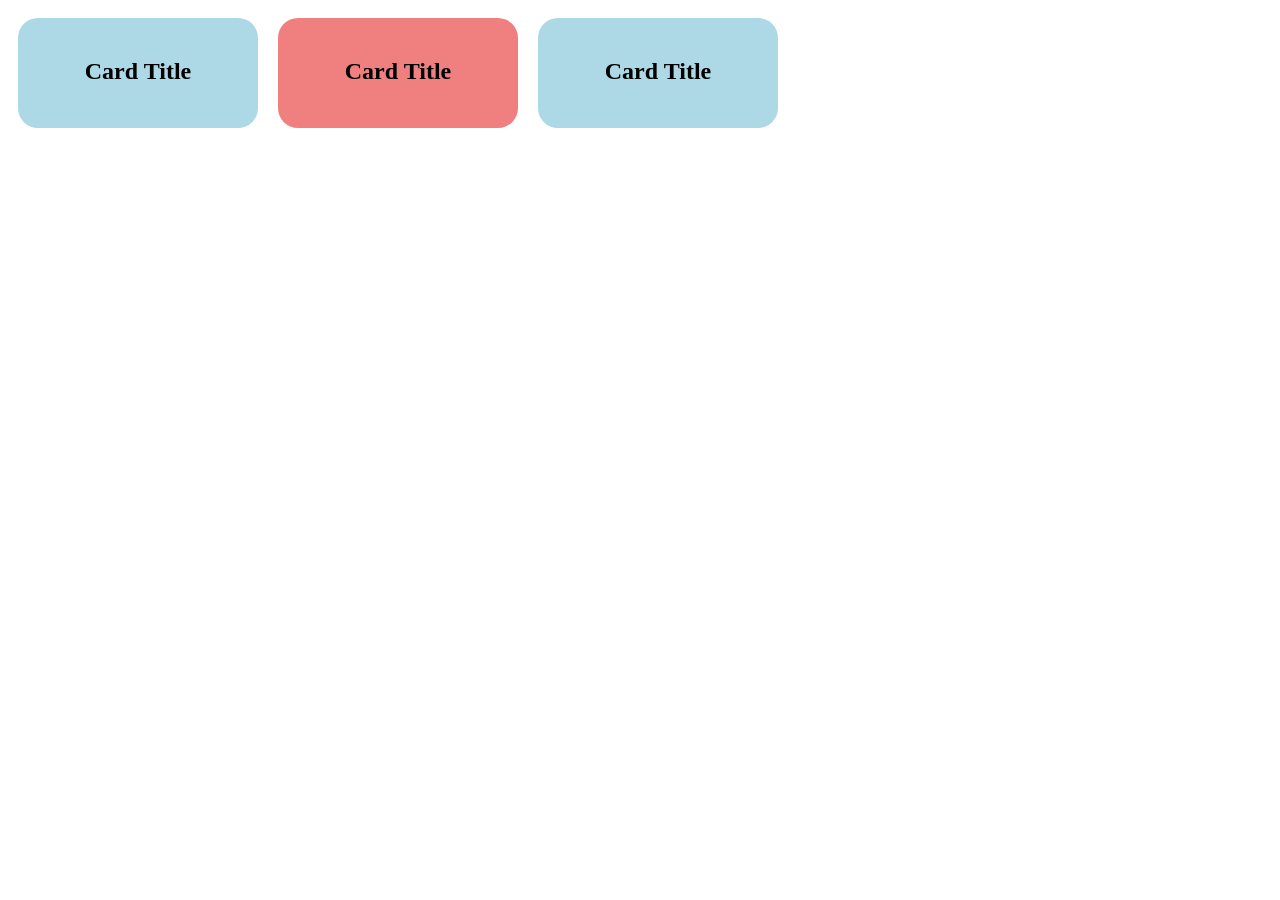
<file: 3 - id e class/index.html>
<!DOCTYPE html>
<html lang="en">
<head>
    <meta charset="UTF-8">
    <meta name="viewport" content="width=device-width, initial-scale=1.0">
    <link rel="stylesheet" href="style.css">
    <title>Document</title>
</head>
<body>
    
    <div id="lista">
        <div class="card">
            <h2>Card Title</h2>
        </div>
        <div class="card" id="destaque">
            <h2>Card Title</h2>
        </div>
        <div class="card">
            <h2>Card Title</h2>
        </div>
    </div>

</body>
</html>
</file>
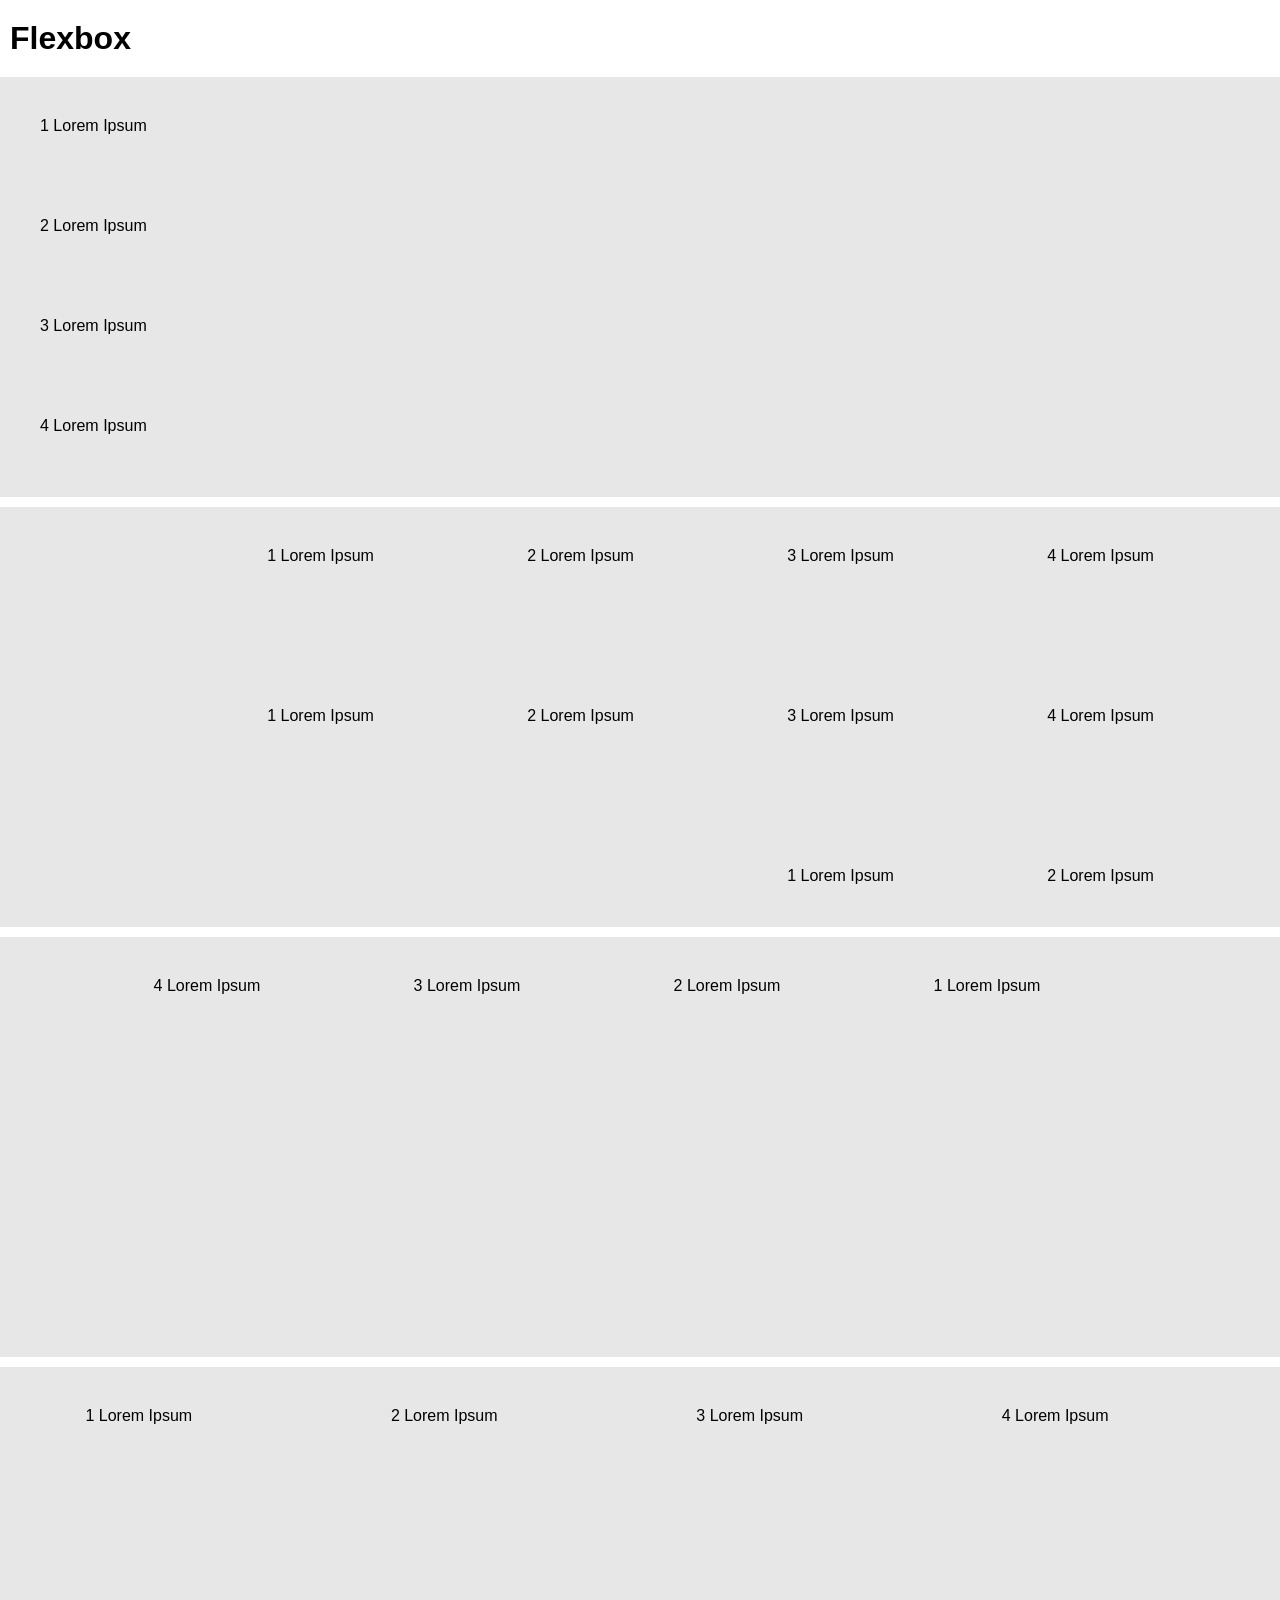
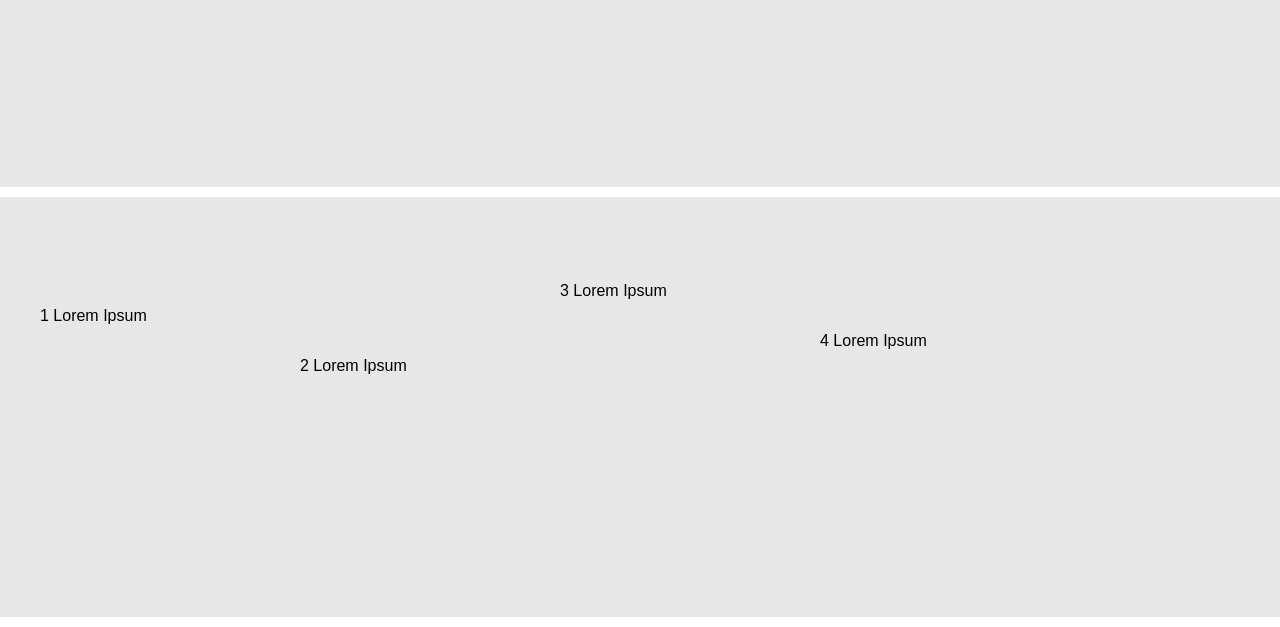
<file: 4 - flexbox/index.html>
<!DOCTYPE html>
<html lang="pt-br">
<head>
    <meta charset="UTF-8">
    <meta name="viewport" content="width=device-width, initial-scale=1.0">
    <link rel="stylesheet" href="./css/style.css">
    <link rel="stylesheet" href="./css/flex.css">
    <title>Flexbox</title>
</head>
<body>
    
    <h1>Flexbox</h1>

    <div id="modelo-1" class="container">
        <div class="box box-1">1 Lorem Ipsum</div>
        <div class="box box-2">2 Lorem Ipsum</div>
        <div class="box box-3">3 Lorem Ipsum</div>
        <div class="box box-4">4 Lorem Ipsum</div>
    </div>

    <div id="modelo-2" class="container">
        <div class="box box-1">1 Lorem Ipsum</div>
        <div class="box box-2">2 Lorem Ipsum</div>
        <div class="box box-3">3 Lorem Ipsum</div>
        <div class="box box-4">4 Lorem Ipsum</div>
        <div class="box box-1">1 Lorem Ipsum</div>
        <div class="box box-2">2 Lorem Ipsum</div>
        <div class="box box-3">3 Lorem Ipsum</div>
        <div class="box box-4">4 Lorem Ipsum</div>
        <div class="box box-1">1 Lorem Ipsum</div>
        <div class="box box-2">2 Lorem Ipsum</div>
    </div>

    <div id="modelo-3" class="container">
        <div class="box box-1">1 Lorem Ipsum</div>
        <div class="box box-2">2 Lorem Ipsum</div>
        <div class="box box-3">3 Lorem Ipsum</div>
        <div class="box box-4">4 Lorem Ipsum</div>
    </div>

    <div id="modelo-4" class="container">
        <div class="box box-1">1 Lorem Ipsum</div>
        <div class="box box-2">2 Lorem Ipsum</div>
        <div class="box box-3">3 Lorem Ipsum</div>
        <div class="box box-4">4 Lorem Ipsum</div>
    </div>

    <div id="modelo-5" class="container">
        <div style="height: 200px" class="box box-1">1 Lorem Ipsum</div>
        <div style="height: 100px" class="box box-2">2 Lorem Ipsum</div>
        <div style="height: 250px" class="box box-3">3 Lorem Ipsum</div>
        <div style="height: 150px" class="box box-4">4 Lorem Ipsum</div>
    </div>
</body>
</html>
</file>
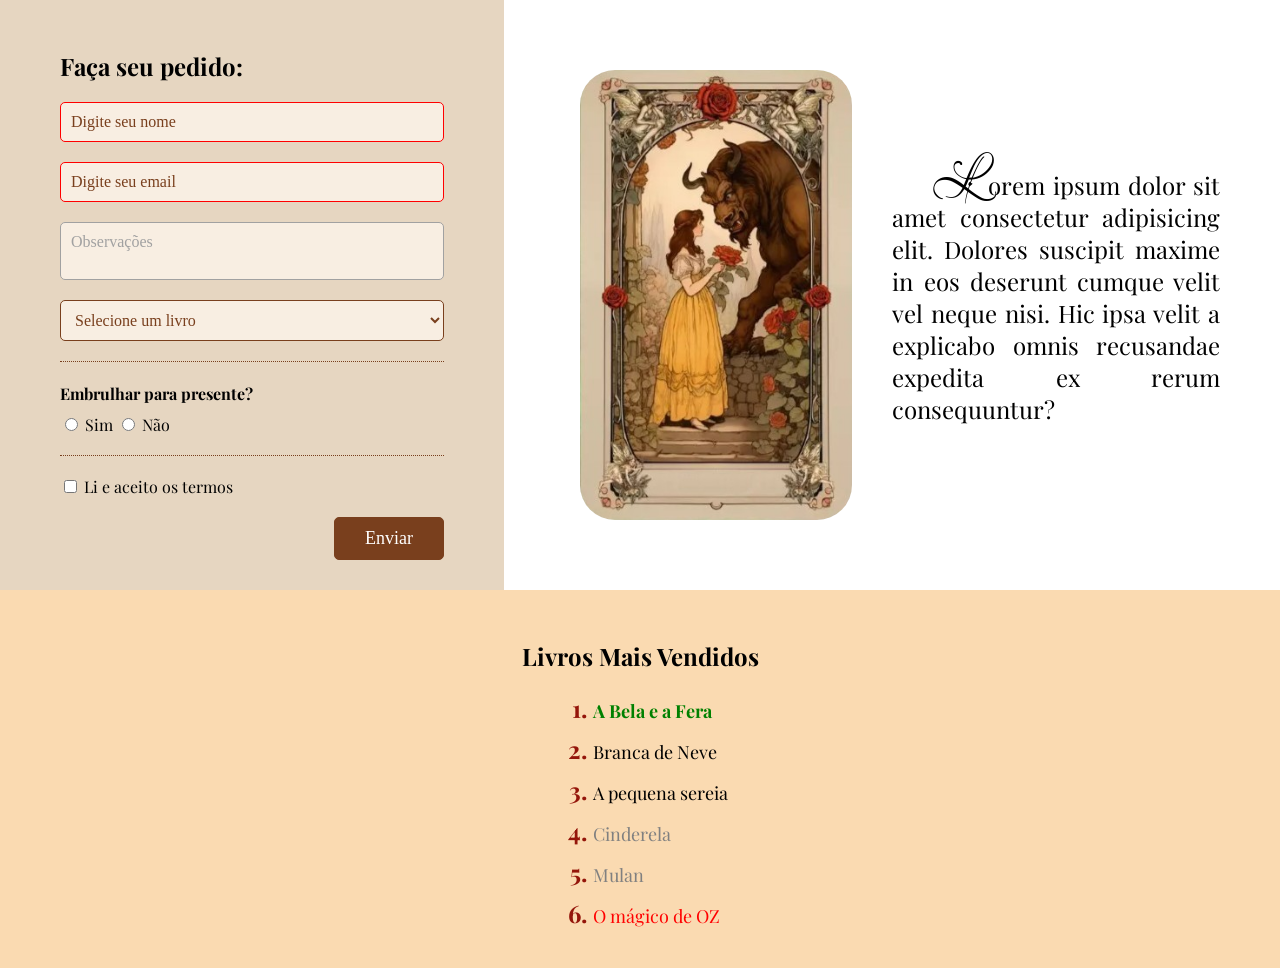
<file: 6 - pseudo classes e pseudo elementos/index.html>
<!DOCTYPE html>
<html lang="en">
<head>
    <meta charset="UTF-8">
    <meta name="viewport" content="width=device-width, initial-scale=1.0">
    <link rel="stylesheet" href="./assets/css/style.css">
    <link rel="stylesheet" href="./assets/css/pseudo.css">
    <title>Pseudo</title>
</head>
<body>
    
    <section class="livro">
        <div class="pedido">
            <h2>Faça seu pedido:</h2>

            <form action="">
                <input required type="text" placeholder="Digite seu nome">
                <input required type="email" placeholder="Digite seu email">
                <textarea disabled name="observacoes" id="observacoes" placeholder="Observações"></textarea>

                <select name="livros" id="livros">
                    <option value="" disabled selected>Selecione um livro</option>
                    <option value="bela-fera">A Bela e a Fera</option>
                    <option value="branca-neve">Branca de Neve</option>
                    <option value="pequena-sereia">A pequena sereia</option>
                    <option value="cinderela">Cinderela</option>
                    <option value="mulan">Mulan</option>
                    <option value="magico-oz">O mágico de Oz</option>
                </select>

                <div class="presente">
                    <h4>Embrulhar para presente?</h4>

                    <input required type="radio" id="sim" name="presente" value="sim">
                    <label for="sim">Sim</label>

                    <input required type="radio" id="nao" name="presente" value="nao">
                    <label for="nao">Não</label>
                </div>

                <div class="termos">
                    <input required type="checkbox" id="aceito" name="termos" value="aceito">
                    <label for="aceito">Li e aceito os termos</label>
                </div>
                
                <input type="submit" value="Enviar">
            </form>
        </div>
        
        <div class="modelo">
            <img src="./assets/images/carta-bela.jpg" alt="Carta da Bela e a Fera">
            <p>Lorem ipsum dolor sit amet consectetur adipisicing elit. Dolores suscipit maxime in eos deserunt cumque velit vel neque nisi. Hic ipsa velit a explicabo omnis recusandae expedita ex rerum consequuntur?</p>
        </div>
    </section>
    
    <section class="ranking">
        <h2>Livros Mais Vendidos</h2>

        <ol>
            <li class="top3">A Bela e a Fera</li>
            <li class="top3">Branca de Neve</li>
            <li class="top3">A pequena sereia</li>
            <li>Cinderela</li>
            <li>Mulan</li>
            <li>O mágico de OZ</li>
        </ol>
    </section>

</body>
</html>
</file>
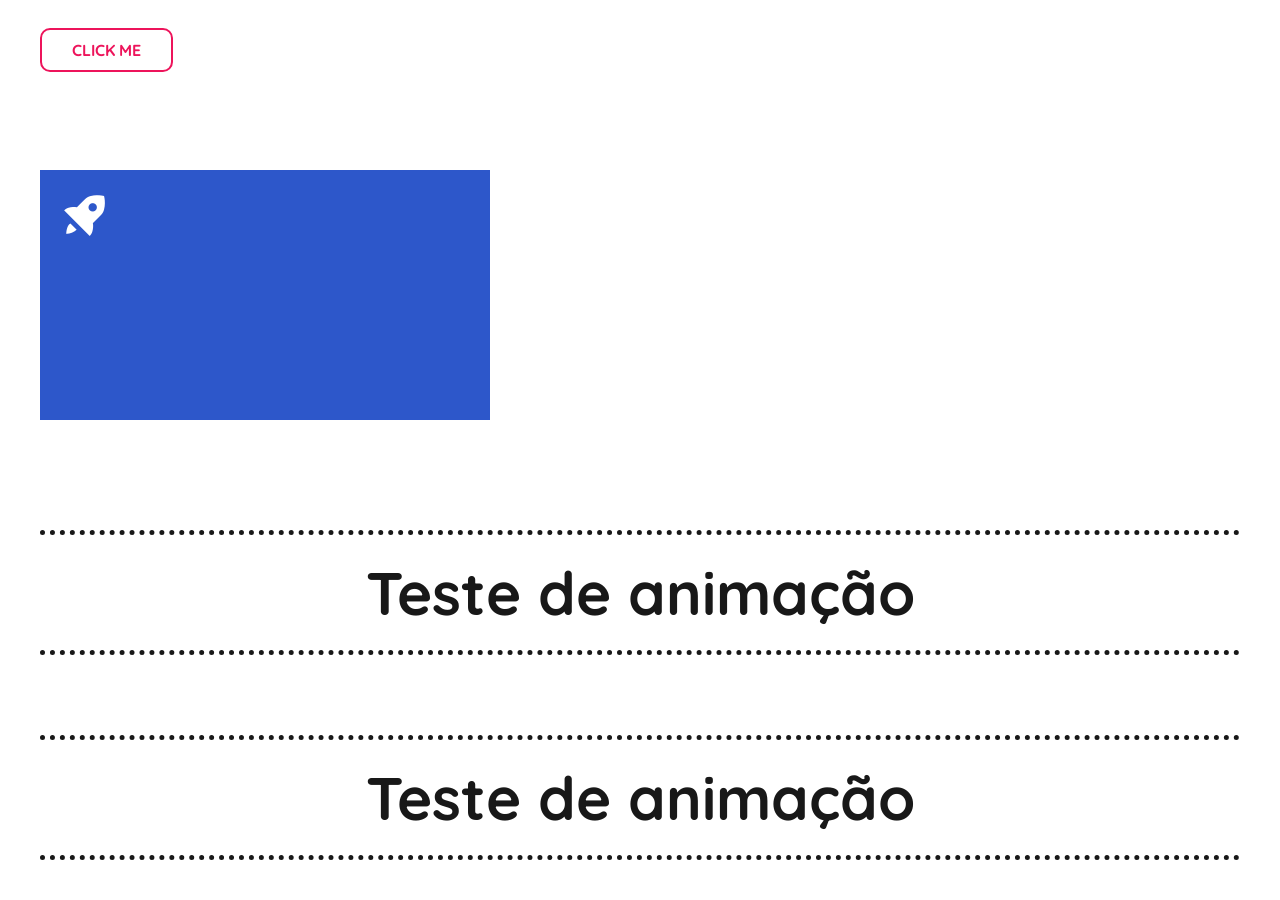
<file: 7 - transições e animações/index.html>
<!DOCTYPE html>
<html lang="pt-br">
<head>
    <meta charset="UTF-8">
    <meta name="viewport" content="width=device-width, initial-scale=1.0">
    <link rel="stylesheet" href="style.css">
    <link rel="preconnect" href="https://fonts.googleapis.com">
    <link rel="preconnect" href="https://fonts.gstatic.com" crossorigin>
    <link href="https://fonts.googleapis.com/css2?family=Quicksand:wght@500&display=swap" rel="stylesheet">
    <link href='https://unpkg.com/boxicons@2.1.4/css/boxicons.min.css' rel='stylesheet'>
    <link href="https://unpkg.com/aos@2.3.1/dist/aos.css" rel="stylesheet">
    <title>Animações</title>
</head>
<body>
    
    <div class="container">
        <a href="#" class="btn">Click me</a>
    </div>

    <div class="container">
        <div class="box">
            <i class='bx bxs-rocket'></i>
        </div>
    </div>
    
    <!-- Animate On Scroll -->
    <!-- https://michalsnik.github.io/aos/ -->
    <div class="container">
        <div class="text" data-aos="fade-up">
            Teste de animação
        </div>
    </div>
    
    <div class="container">
        <div class="text" data-aos="zoom-in">
            Teste de animação
        </div>
    </div>
    
    <script src="https://unpkg.com/aos@2.3.1/dist/aos.js"></script>
    <script>
        AOS.init();
    </script>
</body>
</html>
</file>
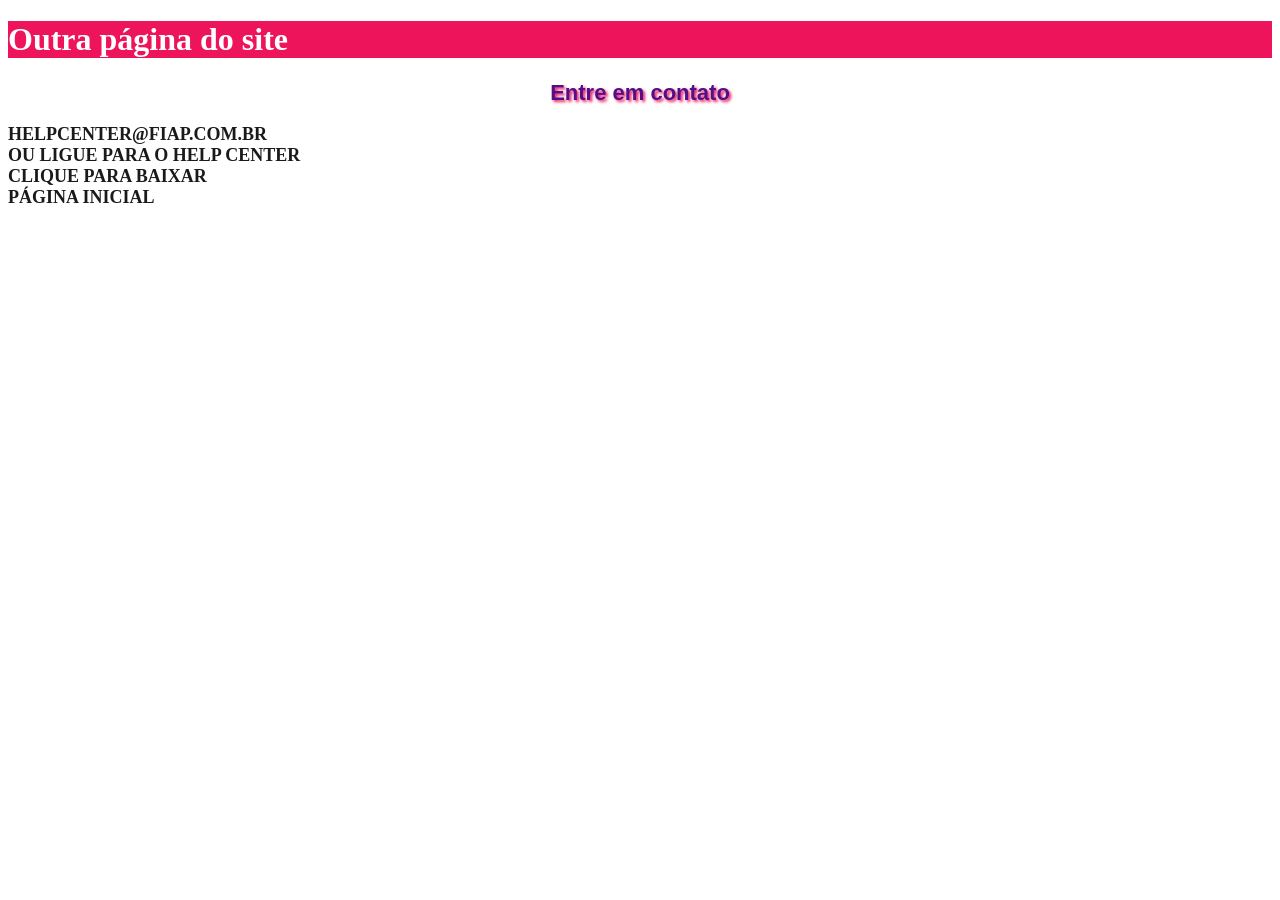
<file: 1 - intro HTML e CSS/page2.html>
<!DOCTYPE html>
<html lang="pt-br">
<head>
    <meta charset="UTF-8">
    <meta name="viewport" content="width=device-width, initial-scale=1.0">
    <title>Página 2</title>
    <link rel="stylesheet" href="style.css">
    <style>
        h2 {
            font-family: Roboto, Arial, sans-serif;
            font-size: 22px;
            color: #521088;
            text-align: center;
        }
    </style>
</head>
<body>
    
    <h1 style="background-color: #ed145b; color: white;">Outra página do site</h1>

    <h2>Entre em contato</h2>

    <a href="mailto:helpcenter@fiap.com.br">helpcenter@fiap.com.br</a>
    
    <br>

    <a href="tel:1133665547">Ou ligue para o help center</a>

    <br>

    <a href="./images/img.jpg" download>Clique para baixar</a>  

    <br>

    <a href="./index.html">Página inicial</a>

</body>
</html>
</file>
<file: 3 - id e class/style.css>
#lista {
    display: flex;
}

.card {
    width: 200px;
    height: 70px;
    background-color: lightblue;
    border-radius: 20px;
    padding: 20px;
    margin: 10px;
    text-align: center;
}

#destaque {
    background-color: lightcoral;
}
</file>
<file: 4 - flexbox/css/style.css>
body {
    font-family: Calibri, Arial;
    font-size: 16px;
    margin: 0;
    padding: 0;
    box-sizing: border-box;
}

h1 {
    margin: 20px 10px;
}

.container {
    width: 99%;
    height: 400px;
    margin: 10px auto;
    padding: 10px;
    background-color: #e7e7e7;
}

.box {
    width: 10%;
    min-width: 200px;
    height: 100px;
    margin: 20px;
    padding: 10px;
}

#box-1 { background-color: #666; }
#box-2 { background-color: #888; }
#box-3 { background-color: #aaa; }
#box-4 { background-color: #ccc; }
</file>
<file: 4 - flexbox/css/flex.css>
.container {
    display: flex;
}

#modelo-1 {
    flex-direction: column;

    /* NOWRAP - Valor padrão */
    flex-wrap: nowrap;

    /* FLEX-START - Valor padrão */
    justify-content: flex-start;
}

#modelo-2 {
    /* ROW - Valor padrão */
    flex-direction: row;
    flex-wrap: wrap;
    justify-content: flex-end;
}

#modelo-3 {
    flex-direction: row-reverse;
    /* flex-direction: column-reverse; */
    justify-content: center;
}

#modelo-4 {
    /* justify-content: space-between; */
    /* BETWEEN - Espaçamento baseado nas extremidades */

    /* justify-content: space-around; */
    /* AROUND - Espaçamento central é maior que das extremidades */
    justify-content: space-evenly;
    /* EVENLY - Espaçamento igual entre os itens e as margens externas*/
}

#modelo-5 {
    /* align-items: flex-start; */
    /* align-items: flex-end; */
    align-items: center;
}
</file>
<file: 6 - pseudo classes e pseudo elementos/assets/css/style.css>
@import url('https://fonts.googleapis.com/css2?family=Lavishly+Yours&family=Playfair+Display:ital,wght@0,400..900;1,400..900&display=swap');

body {
    margin: 0;
    padding: 0;
    font-family: 'Playfair Display', sans-serif;
}

.livro {
    display: flex;
    align-items: center;
    justify-content: space-between;
}

.pedido {
    background-color: #e6d6c1;
    padding: 30px 60px;
    width: 30%;

    form {
        display: flex;
        flex-direction: column;
        gap: 20px;
    }
}

.presente {
    border-top: 1px dotted #793f1d;
    border-bottom: 1px dotted #793f1d;
    padding-bottom: 20px;

    h4 {
        margin-bottom: 10px;
    }
}

input, select, textarea {
    background-color: #f8eee2;
    padding: 10px;
    border: 1px solid;
    border-radius: 5px;
    font-size: 16px;
    transition: all .5s ease-in-out;
    color: #793f1d;
    font-family: Roboto, Calibri, cursive;
    resize: none;
}

input[type="submit"] {
    background-color: #793f1d;
    color: white;
    font-size: 18px;
    cursor: pointer;
    width: fit-content;
    padding: 10px 30px;
    margin: 0 0 0 auto;
    transition: background-color 0.5s ease-in-out;
}

.modelo {
    width: 50%;
    padding: 30px 60px;
    font-family: 'Playfair Display', serif;
    display: flex;
    align-items: center;
    gap: 40px;
    text-align: justify;
    font-size: 24px;
    text-indent: 40px;

    img {
        border-radius: 35px;
        height: 450px;
    }
}

.ranking {
    background-color: #fadab1;
    padding: 30px 60px;
    text-align: center;
    
    ol {
        width: fit-content;
        margin: 0 auto;
        font-size: 18px;
        text-align: left;

        li {
            margin-bottom: 10px;
        }
    }
}
</file>
<file: 6 - pseudo classes e pseudo elementos/assets/css/pseudo.css>
input:focus {
    outline: none;
    background-color: #793f1d36;
}

input:valid {
    border-color: #793f1d;
}

input:invalid {
    border-color: red;
}

::placeholder {
    color: #793f1d;
}

textarea:disabled {
    background-color: #f8eee2;
    border-color: #a1a1a1;
    cursor: not-allowed;
}

textarea::placeholder {
    color: #a1a1a1;
}

input[type="submit"]:hover {
    background-color: #94150a;
}

input[type="submit"]:active {
    background-color: #d81806;
}

/* Opção selecionada - Visivel dentro da lista da select */
option:checked {
    color: #d81806;
}

input[type="radio"]:checked,
input[type="checkbox"]:checked {
    height: 20px;
    width: 20px;
}

.modelo {
    p::first-letter {
        font-family: 'Lavishly Yours';
        font-size: 60px;
        font-weight: 500;
        line-height: 24px;
    }

    /* p::first-line {
        color: #94150a;
    } */

    p::selection {
        color: #d81806;
        background-color: #e6dbcf;
    }
}

/* li:nth-child(2n+1){
    color: gray;
} */
li:not(.top3){
    color: gray;
}
li:first-child { 
    color: green;
    font-weight: 700;
}
li:last-child { 
    color: red;
}

::marker {
    font-weight: 700;
    font-size: 24px;
    color: #94150a;
}
</file>
<file: 7 - transições e animações/style.css>
* {
    margin: 0;
    padding: 0;
    box-sizing: border-box;
}

body {
    font-family: 'Quicksand', sans-serif;
}

.container {
    max-width: 1320px;
    width: 100%;
    margin: auto;
    padding: 40px;
} 

.btn {
    border: 2px solid #ed145b;
    border-radius: 10px;
    color: #ed145b;
    font-weight: 700;
    text-transform: uppercase;
    text-decoration: none;
    padding: 10px 30px;
    width: fit-content;
    /* Depois */
    
    /* transition: property duration timing-function delay; */
    transition: all .5s ease-in-out;
}

.btn:hover {
    background-color: #ed145b;
    color: #fff;
}

.box {
    background-color: #2d57ca;
    width: 450px;
    height: 250px;
    padding: 20px;
    margin: 30px 0;
    /* transition-property: background-color;
    transition-duration: 3s;
    transition-timing-function: linear; */
    transition: background-color 3s linear;
    
    &:hover {
        background-color: #ed145b;
    }
}

i {
    color: #fff;
    font-size: 50px;
    position: relative;
}

.box:hover i {
    /* nome / duração / transição / delay / repetições / direção */
    /* animation: rocket 3s ease 2s 2 reverse; */
    animation: rocket 3s ease-in-out infinite alternate;
}

.text {
    font-weight: 900;
    font-size: 60px;
    color: #181818;
    border-top: 5px dotted #181818;
    border-bottom: 5px dotted #181818;
    padding: 20px 0;
    text-align: center;
}

@keyframes rocket {
    0% {
        left: 0;
        top: 0;
    }

    25% {
        left: calc(100% - 50px);
        top: 0;
    }

    50% {
        left: calc(100% - 50px);
        top: calc(100% - 50px);
    }
    
    75% {
        left: 0;
        top: calc(100% - 50px);
    }

    100% {
        left: 0;
        top: 0;
    }
}
</file>
<file: 1 - intro HTML e CSS/style.css>
a {
    font-family: Roboto, Calibri;
    font-size: 18px;
    font-weight: 700;
    color: #1a1a1a;
    /* text-decoration: underline; */
    /* text-decoration: overline; */
    /* text-decoration: 2px line-through; */
    text-decoration: none;
    /* text-transform: lowercase; */
    text-transform: uppercase;
}

p { 
    font-family: Roboto, Calibri;
    font-size: 18px;
    font-weight: 700;
    color: #e20d38;
    text-align: justify;
    text-indent: 40px;
    line-height: 30px;
    letter-spacing: 2px;
    word-spacing: 5px;
}

h2 {
    text-shadow: 2px 2px 3px #ed145b;
}

/* 1ESPY - noite terça */
/* 1ESPT - 1º quinta */

img {
    width: 500px;
    height: 300px;

    /* terça manhã */
    /* object-fit: cover;
    margin: 30px;
    border-radius: 30px;
    border: 3px dotted #1a1a1a; */
    /* tipos de borda: solid, dashed, dotted */
}
</file>
